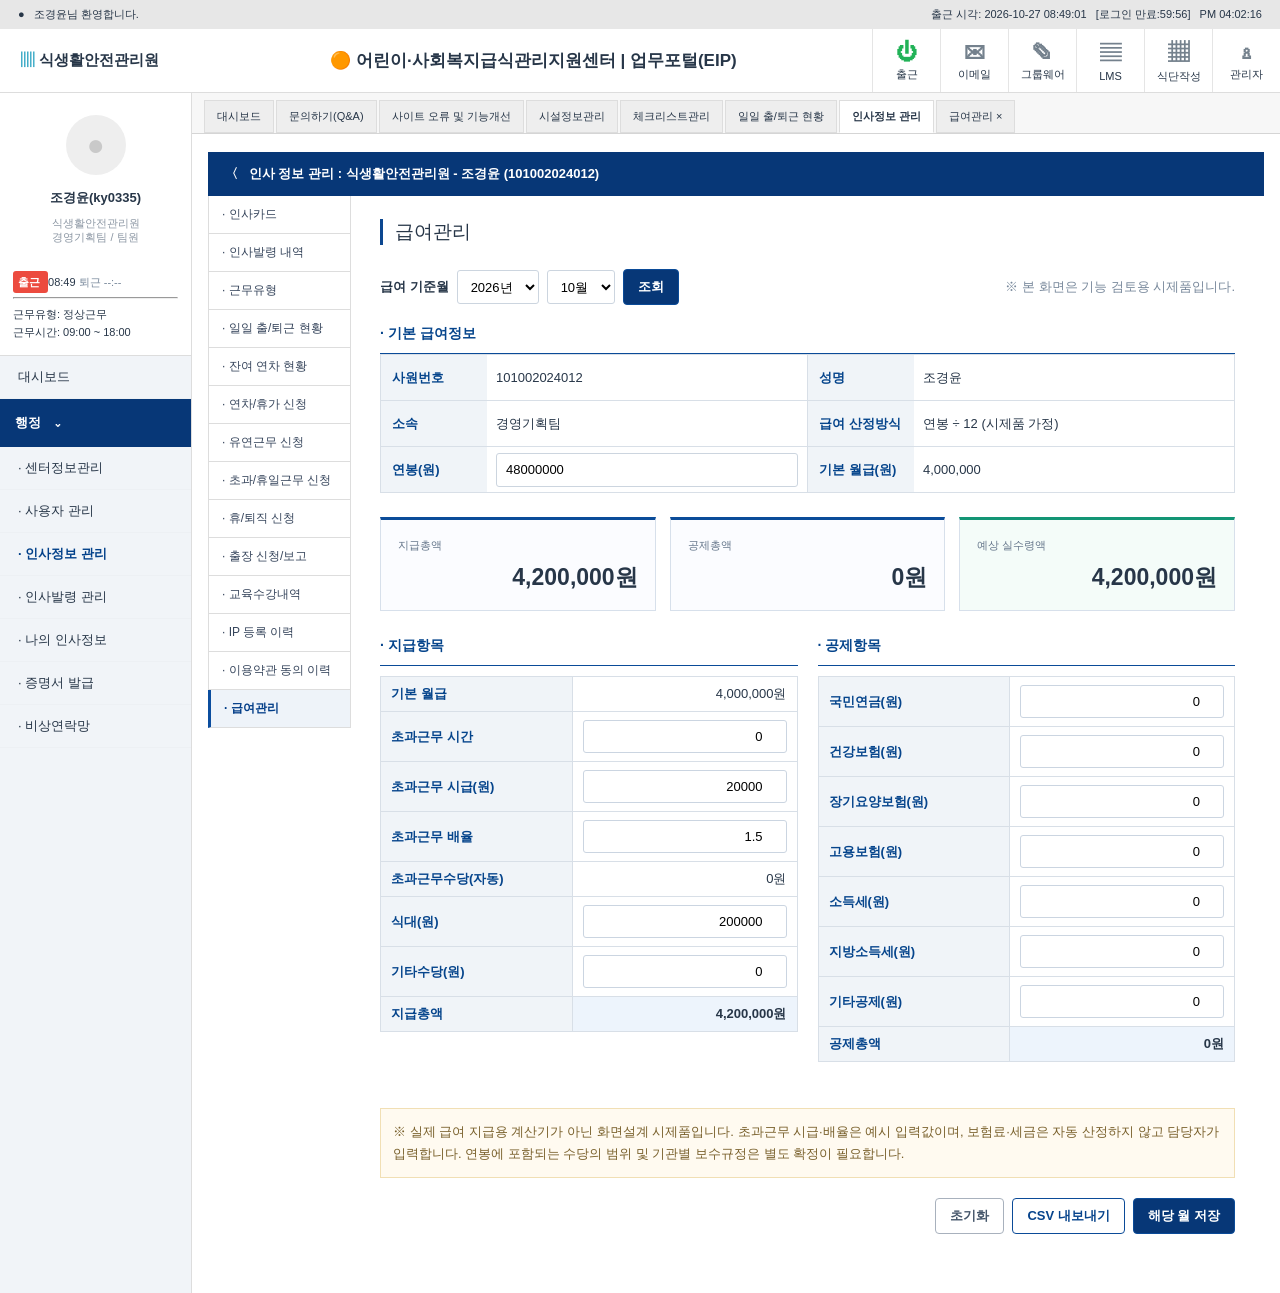
<file: index.html>
<!DOCTYPE html>
<html lang="ko">
 <head>
  <meta charset="utf-8"/>
  <meta content="width=device-width,initial-scale=1" name="viewport"/>
  <title>
   업무포털(EIP) - 급여관리 시제품
  </title>
  <link href="css/style.css" rel="stylesheet"/>
 </head>
 <body>
  <div class="topline">
   <span>
    ●   조경윤님 환영합니다.
   </span>
   <span>
    출근 시각: 2026-10-27 08:49:01   [로그인 만료:59:56]   PM 04:02:16
   </span>
  </div>
  <header class="header">
   <div class="brand">
    <b>
     ▥
    </b>
    식생활안전관리원
   </div>
   <div class="centerbrand">
    🟠 어린이·사회복지급식관리지원센터 | 업무포털(EIP)
   </div>
   <div class="actions">
    <span>
     <strong style="color:#21b257">
      ⏻
     </strong>
     출근
    </span>
    <span>
     <strong>
      ✉
     </strong>
     이메일
    </span>
    <span>
     <strong>
      ✎
     </strong>
     그룹웨어
    </span>
    <span>
     <strong>
      ▤
     </strong>
     LMS
    </span>
    <span>
     <strong>
      ▦
     </strong>
     식단작성
    </span>
    <span>
     <strong>
      ♙
     </strong>
     관리자
    </span>
   </div>
  </header>
  <div class="layout">
   <aside class="left">
    <div class="profile">
     <div class="avatar">
      ●
     </div>
     <b>
      조경윤(ky0335)
     </b>
     <small>
      식생활안전관리원
      <br/>
      경영기획팀 / 팀원
     </small>
    </div>
    <div class="attendance">
     <b>
      출근
     </b>
     08:49
     <span class="muted">
      퇴근 --:--
     </span>
     <hr/>
     근무유형: 정상근무
     <br/>
     근무시간: 09:00 ~ 18:00
    </div>
    <div class="nav">
     대시보드
    </div>
    <div class="section">
     행정　⌄
    </div>
    <div class="nav">
     · 센터정보관리
    </div>
    <div class="nav">
     · 사용자 관리
    </div>
    <div class="nav active">
     · 인사정보 관리
    </div>
    <div class="nav">
     · 인사발령 관리
    </div>
    <div class="nav">
     · 나의 인사정보
    </div>
    <div class="nav">
     · 증명서 발급
    </div>
    <div class="nav">
     · 비상연락망
    </div>
   </aside>
   <main class="work">
    <div class="tabs">
     <div class="tab">
      대시보드
     </div>
     <div class="tab">
      문의하기(Q&amp;A)
     </div>
     <div class="tab">
      사이트 오류 및 기능개선
     </div>
     <div class="tab">
      시설정보관리
     </div>
     <div class="tab">
      체크리스트관리
     </div>
     <div class="tab">
      일일 출/퇴근 현황
     </div>
     <div class="tab selected">
      인사정보 관리
     </div>
     <div class="tab">
      급여관리 ×
     </div>
    </div>
    <div class="content">
     <div class="banner">
      〈   인사 정보 관리 : 식생활안전관리원 - 조경윤 (101002024012)
     </div>
     <div class="inner">
      <nav class="submenu" id="submenu">
      </nav>
      <section class="page">
       <h2 id="pageTitle">
        급여관리
       </h2>
       <div id="payroll">
        <div class="toolbar">
         <div class="filters">
          <label for="year">
           급여 기준월
          </label>
          <select id="year">
          </select>
          <select id="month">
          </select>
          <button class="btn primary" id="load">
           조회
          </button>
         </div>
         <span class="muted">
          ※ 본 화면은 기능 검토용 시제품입니다.
         </span>
        </div>
        <div class="panel">
         <h3>
          · 기본 급여정보
         </h3>
         <div class="grid">
          <div class="field wide">
           <label>
            사원번호
           </label>
           <span>
            101002024012
           </span>
          </div>
          <div class="field wide">
           <label>
            성명
           </label>
           <span>
            조경윤
           </span>
          </div>
          <div class="field wide">
           <label>
            소속
           </label>
           <span>
            경영기획팀
           </span>
          </div>
          <div class="field wide">
           <label>
            급여 산정방식
           </label>
           <span>
            연봉 ÷ 12 (시제품 가정)
           </span>
          </div>
          <div class="field wide">
           <label for="annual">
            연봉(원)
           </label>
           <input id="annual" min="0" step="10000" type="number" value="48000000"/>
          </div>
          <div class="field wide">
           <label>
            기본 월급(원)
           </label>
           <span id="base">
            4,000,000
           </span>
          </div>
         </div>
        </div>
        <div class="summary">
         <div class="stat">
          <small>
           지급총액
          </small>
          <strong id="gross">
           0원
          </strong>
         </div>
         <div class="stat">
          <small>
           공제총액
          </small>
          <strong id="deduct">
           0원
          </strong>
         </div>
         <div class="stat net">
          <small>
           예상 실수령액
          </small>
          <strong id="net">
           0원
          </strong>
         </div>
        </div>
        <div class="columns">
         <div class="panel">
          <h3>
           · 지급항목
          </h3>
          <table class="moneytable">
           <tbody>
            <tr>
             <th>
              기본 월급
             </th>
             <td class="value" id="baseRow">
             </td>
            </tr>
            <tr>
             <th>
              초과근무 시간
             </th>
             <td>
              <input id="overtimeHours" min="0" step="0.5" type="number" value="0"/>
             </td>
            </tr>
            <tr>
             <th>
              초과근무 시급(원)
             </th>
             <td>
              <input id="overtimeRate" min="0" type="number" value="20000"/>
             </td>
            </tr>
            <tr>
             <th>
              초과근무 배율
             </th>
             <td>
              <input id="overtimeMultiplier" min="0" step="0.1" type="number" value="1.5"/>
             </td>
            </tr>
            <tr>
             <th>
              초과근무수당(자동)
             </th>
             <td class="value" id="overtimePay">
             </td>
            </tr>
            <tr>
             <th>
              식대(원)
             </th>
             <td>
              <input id="meal" min="0" type="number" value="200000"/>
             </td>
            </tr>
            <tr>
             <th>
              기타수당(원)
             </th>
             <td>
              <input id="allowance" min="0" type="number" value="0"/>
             </td>
            </tr>
            <tr class="total">
             <th>
              지급총액
             </th>
             <td class="value" id="grossRow">
             </td>
            </tr>
           </tbody>
          </table>
         </div>
         <div class="panel">
          <h3>
           · 공제항목
          </h3>
          <table class="moneytable">
           <tbody>
            <tr>
             <th>
              국민연금(원)
             </th>
             <td>
              <input id="pension" min="0" type="number" value="0"/>
             </td>
            </tr>
            <tr>
             <th>
              건강보험(원)
             </th>
             <td>
              <input id="health" min="0" type="number" value="0"/>
             </td>
            </tr>
            <tr>
             <th>
              장기요양보험(원)
             </th>
             <td>
              <input id="care" min="0" type="number" value="0"/>
             </td>
            </tr>
            <tr>
             <th>
              고용보험(원)
             </th>
             <td>
              <input id="employment" min="0" type="number" value="0"/>
             </td>
            </tr>
            <tr>
             <th>
              소득세(원)
             </th>
             <td>
              <input id="tax" min="0" type="number" value="0"/>
             </td>
            </tr>
            <tr>
             <th>
              지방소득세(원)
             </th>
             <td>
              <input id="localTax" min="0" type="number" value="0"/>
             </td>
            </tr>
            <tr>
             <th>
              기타공제(원)
             </th>
             <td>
              <input id="otherDeduct" min="0" type="number" value="0"/>
             </td>
            </tr>
            <tr class="total">
             <th>
              공제총액
             </th>
             <td class="value" id="deductRow">
             </td>
            </tr>
           </tbody>
          </table>
         </div>
        </div>
        <div class="note">
         ※ 실제 급여 지급용 계산기가 아닌 화면설계 시제품입니다. 초과근무 시급·배율은 예시 입력값이며, 보험료·세금은 자동 산정하지 않고 담당자가 입력합니다. 연봉에 포함되는 수당의 범위 및 기관별 보수규정은 별도 확정이 필요합니다.
        </div>
        <div class="bottom">
         <button class="btn gray" id="reset">
          초기화
         </button>
         <button class="btn" id="csv">
          CSV 내보내기
         </button>
         <button class="btn primary" id="save">
          해당 월 저장
         </button>
        </div>
       </div>
       <div id="placeholder" style="display:none">
        <p>
         선택한 메뉴의 화면은 추후 설계할 수 있습니다.
        </p>
        <button class="btn primary" id="goPayroll">
         급여관리로 이동
        </button>
       </div>
      </section>
     </div>
    </div>
   </main>
  </div>
  <div class="toast" id="toast">
  </div>
  <script defer="" src="js/app.js">
  </script>
 </body>
</html>
</file>
<file: css/style.css>
:root {
    --blue:#073777;
    --line:#d8dfe7;
    --pale:#f0f4f8
}

* {
    box-sizing:border-box
}

body {
    margin:0;
    font-family:'Malgun Gothic','Apple SD Gothic Neo',sans-serif;
    color:#273648;
    font-size:13px;
    background:white
}

button,input,select {
    font:inherit
}

button {
    cursor:pointer
}

.topline {
    height:29px;
    background:#e7e7e7;
    display:flex;
    align-items:center;
    justify-content:space-between;
    padding:0 18px;
    font-size:11px
}

.header {
    height:64px;
    display:flex;
    align-items:center;
    border-bottom:1px solid #ddd;
    justify-content:space-between
}

.brand {
    width:195px;
    padding-left:20px;
    font-weight:bold;
    font-size:15px
}

.brand b {
    color:#1a9cbd
}

.centerbrand {
    font-size:17px;
    font-weight:800
}

.actions {
    display:flex;
    height:100%
}

.actions span {
    min-width:68px;
    border-left:1px solid #e5e5e5;
    display:flex;
    align-items:center;
    justify-content:center;
    flex-direction:column;
    gap:3px;
    font-size:11px
}

.actions strong {
    font-size:21px;
    color:#74818d
}

.layout {
    display:flex;
    min-height:calc(100vh - 93px)
}

.left {
    width:192px;
    flex-shrink:0;
    border-right:1px solid #ddd;
    background:#f1f4f8
}

.profile {
    text-align:center;
    background:white;
    padding:22px 8px 15px
}

.avatar {
    background:#eee;
    border-radius:50%;
    width:60px;
    height:60px;
    margin:auto auto 14px;
    display:grid;
    place-items:center;
    font-size:30px;
    color:#c9c9c9
}

.profile small {
    display:block;
    color:#8b96a3;
    margin-top:10px
}

.attendance {
    padding:13px;
    background:white;
    border-bottom:1px solid #ddd;
    font-size:11px;
    line-height:1.7
}

.attendance b {
    background:#ec4b3f;
    color:white;
    padding:5px;
    border-radius:3px
}

.section {
    padding:15px;
    background:var(--blue);
    color:white;
    font-weight:bold
}

.nav {
    padding:12px 18px;
    border-bottom:1px solid #edf0f4;
    cursor:pointer
}

.nav.active {
    font-weight:bold;
    color:#03418a
}

.work {
    flex:1;
    min-width:0
}

.tabs {
    display:flex;
    overflow:hidden;
    white-space:nowrap;
    background:#f7f7f7;
    border-bottom:1px solid #d5d5d5;
    padding:7px 12px 0;
    gap:2px;
    height:41px
}

.tab {
    padding:8px 12px;
    background:#eee;
    border:1px solid #ddd;
    font-size:11px
}

.tab.selected {
    background:white;
    border-bottom-color:white;
    font-weight:bold
}

.content {
    padding:18px 16px
}

.banner {
    background:var(--blue);
    color:white;
    font-weight:bold;
    padding:13px 17px;
    margin-bottom:0
}

.inner {
    display:flex;
    align-items:stretch;
    min-height:700px
}

.submenu {
    width:143px;
    flex-shrink:0
}

.submenu button {
    display:block;
    width:100%;
    border:1px solid #ddd;
    border-top:0;
    text-align:left;
    background:white;
    padding:10px 13px;
    color:#35445b;
    font-size:12px
}

.submenu button.active {
    background:#eef3f9;
    color:#003c87;
    font-weight:bold;
    border-left:3px solid #0b4d9e
}

.page {
    padding:21px 29px;
    flex:1;
    min-width:0
}

.page h2 {
    font-size:19px;
    border-left:3px solid #0c4790;
    padding-left:12px;
    margin:2px 0 24px;
    font-weight:500
}

.toolbar {
    display:flex;
    align-items:center;
    justify-content:space-between;
    flex-wrap:wrap;
    gap:12px;
    margin-bottom:20px
}

.filters {
    display:flex;
    align-items:center;
    gap:8px;
    flex-wrap:wrap
}

.filters label {
    font-weight:bold
}

.filters input,.filters select,.field input,.field select {
    height:34px;
    border:1px solid #ccd5df;
    padding:6px 9px;
    border-radius:3px;
    background:white
}

.btn {
    border:1px solid #0b4b98;
    background:white;
    color:#07448c;
    border-radius:4px;
    padding:8px 14px;
    font-weight:bold
}

.btn.primary {
    background:#073777;
    color:white
}

.btn.gray {
    border-color:#a8b1bd;
    color:#45566a
}

.panel {
    margin-bottom:24px
}

.panel h3 {
    font-size:14px;
    color:#06458c;
    border-bottom:1px solid #0a4b98;
    padding-bottom:10px;
    margin:0
}

.grid {
    display:grid;
    grid-template-columns:repeat(4,minmax(0,1fr));
    border-left:1px solid var(--line);
    border-top:1px solid var(--line)
}

.field {
    min-width:0;
    border-right:1px solid var(--line);
    border-bottom:1px solid var(--line);
    display:flex;
    min-height:46px;
    align-items:center
}

.field label {
    background:var(--pale);
    align-self:stretch;
    display:flex;
    align-items:center;
    padding:8px 11px;
    color:#06458c;
    font-weight:bold;
    min-width:106px
}

.field>span,.field>input {
    margin:5px 9px;
    min-width:0
}

.field>input {
    width:calc(100% - 18px)
}

.field.wide {
    grid-column:span 2
}

.summary {
    display:grid;
    grid-template-columns:repeat(3,1fr);
    gap:14px;
    margin:18px 0 26px
}

.stat {
    border:1px solid #d7e0eb;
    border-top:3px solid #0b4c99;
    padding:17px;
    background:#fbfcff
}

.stat small {
    color:#64758a
}

.stat strong {
    display:block;
    margin-top:9px;
    font-size:23px;
    text-align:right
}

.stat.net {
    border-top-color:#139575;
    background:#f4fcf9
}

.columns {
    display:grid;
    grid-template-columns:1fr 1fr;
    gap:20px
}

.moneytable {
    border-collapse:collapse;
    width:100%;
    margin-top:10px
}

.moneytable th,.moneytable td {
    border:1px solid var(--line);
    padding:8px 10px
}

.moneytable th {
    background:var(--pale);
    text-align:left;
    color:#06458c;
    width:46%
}

.moneytable input {
    width:100%;
    border:1px solid #cbd5e1;
    padding:8px;
    text-align:right;
    border-radius:3px
}

.moneytable td.value {
    text-align:right
}

.moneytable tr.total {
    background:#edf4fc;
    font-weight:bold
}

.note {
    background:#fffaf0;
    border:1px solid #f1dfb4;
    color:#79602b;
    padding:12px;
    margin-top:22px;
    line-height:1.7
}

.bottom {
    display:flex;
    justify-content:flex-end;
    gap:8px;
    margin:20px 0
}

.muted {
    color:#78889b
}

.toast {
    position:fixed;
    bottom:22px;
    right:22px;
    background:#143e6d;
    color:white;
    padding:12px 20px;
    border-radius:5px;
    display:none
}

@media(max-width:1100px) {
    .actions span:nth-child(n+4) {
        display:none
    }

    .grid {
        grid-template-columns:repeat(2,1fr)
    }

    .columns {
        grid-template-columns:1fr
    }

    .centerbrand {
        font-size:14px
    }

}

@media(max-width:700px) {
    .left {
        display:none
    }

    .submenu {
        width:110px
    }

    .submenu button {
        font-size:11px;
        padding:9px 5px
    }

    .page {
        padding:16px 10px
    }

    .grid {
        grid-template-columns:1fr
    }

    .field.wide {
        grid-column:span 1
    }

    .summary {
        grid-template-columns:1fr
    }

    .brand {
        width:auto
    }

    .centerbrand {
        display:none
    }

}
</file>
